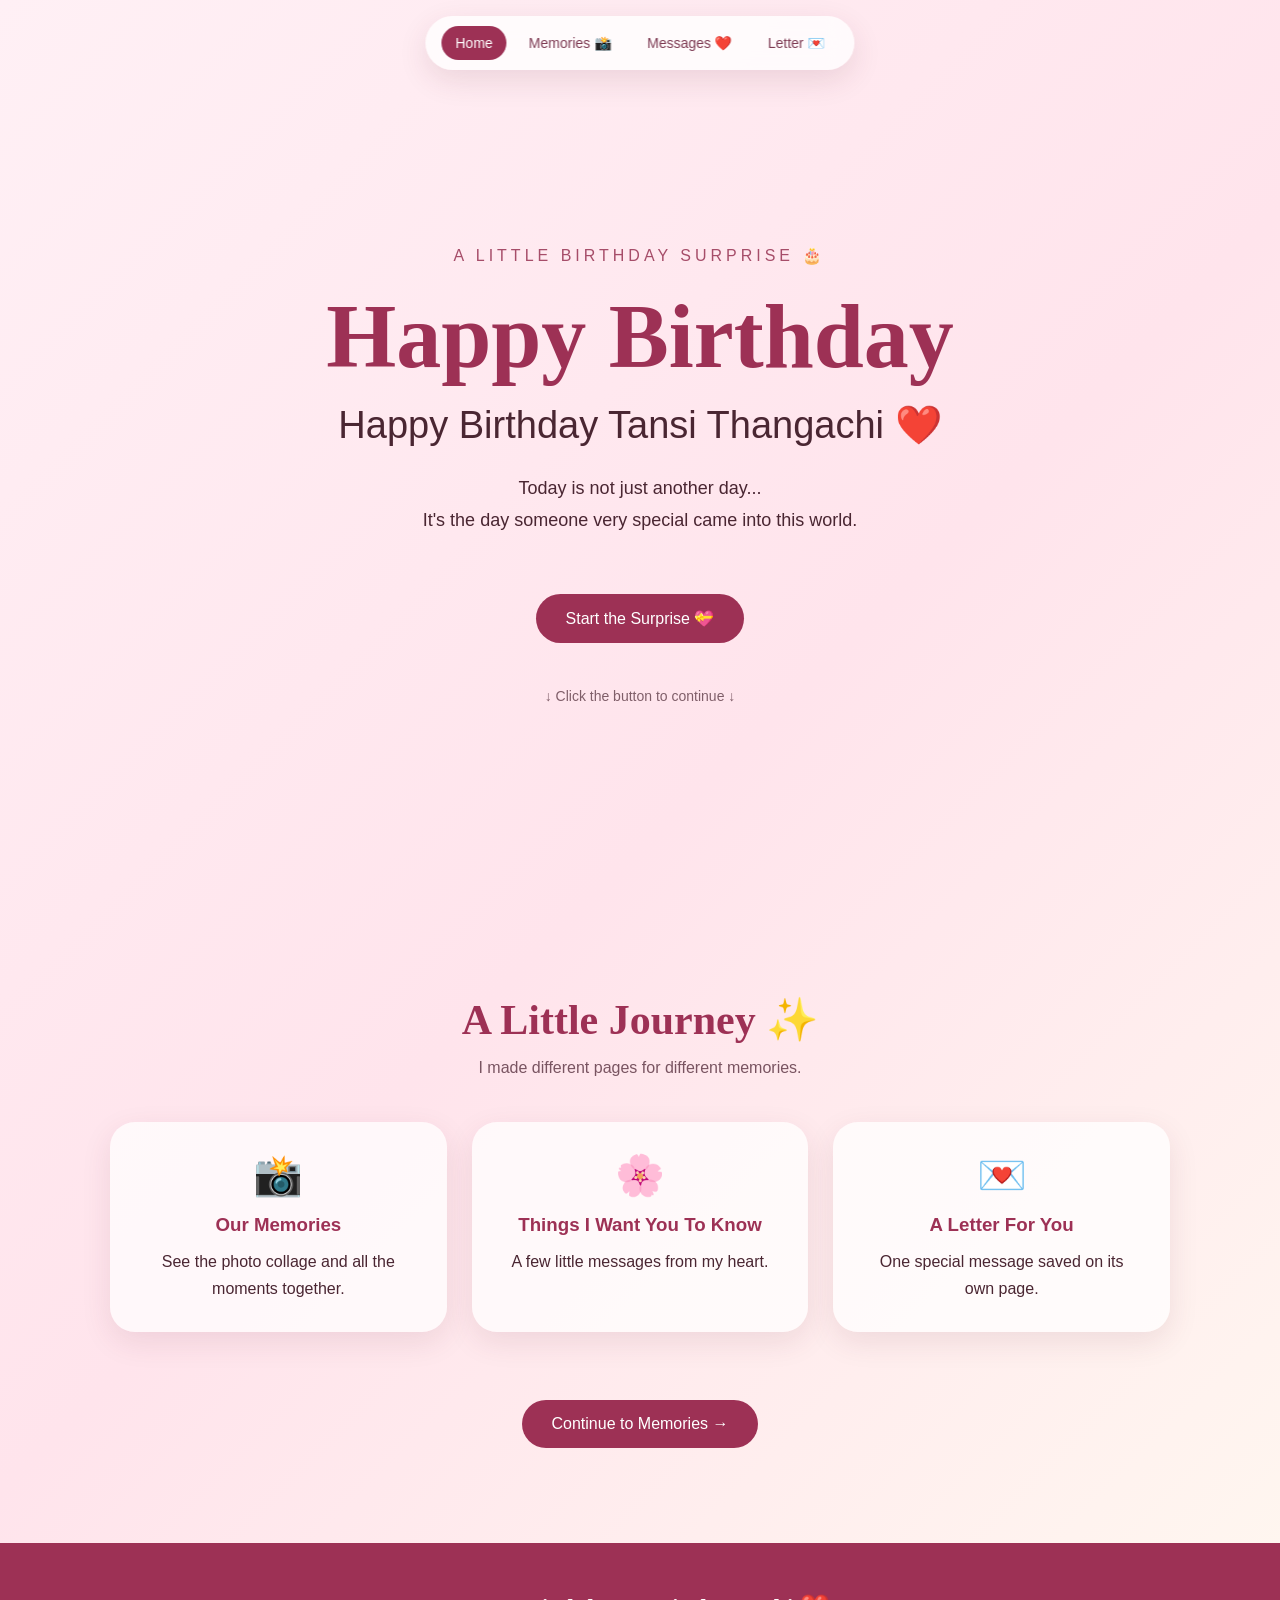
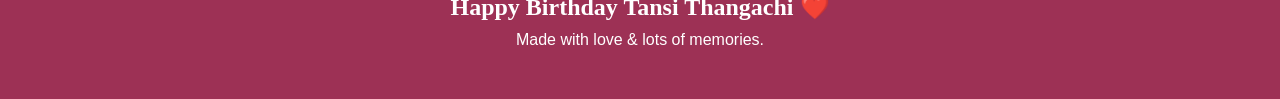
<file: index.html>
<!DOCTYPE html>
<html lang="en">

<head>
    <meta charset="UTF-8">
    <meta name="viewport" content="width=device-width, initial-scale=1.0">

    <title>Happy Birthday Tansi Thangachi ❤️</title>

    <link rel="stylesheet" href="style.css">
</head>

<body>

    <!-- Navigation -->
    <nav class="nav">
        <a class="active" href="index.html">Home</a>
        <a href="memories.html">Memories 📸</a>
        <a href="messages.html">Messages ❤️</a>
        <a href="letter.html">Letter 💌</a>
    </nav>

    <!-- Floating Hearts -->
    <div class="hearts" id="hearts"></div>

    <!-- Hero Section -->
    <div class="hero">
        <div class="hero-content">

            <div class="small-title">
                A Little Birthday Surprise 🎂
            </div>

            <h1>
                Happy Birthday
            </h1>

            <h2>
                Happy Birthday Tansi Thangachi ❤️
            </h2>

            <p>
                Today is not just another day...<br>
                It's the day someone very special came into this world.
            </p>

            <div class="page-actions hero-action">
                <a class="btn" href="memories.html">
                    Start the Surprise 💝
                </a>
            </div>

            <div class="scroll">
                ↓ Click the button to continue ↓
            </div>

        </div>
    </div>

    <!-- Journey Section -->
    <section>

        <h2 class="section-title">
            A Little Journey ✨
        </h2>

        <p class="section-subtitle">
            I made different pages for different memories.
        </p>

        <div class="messages">

            <!-- Memories -->
            <a class="card" href="memories.html">
                <div class="emoji">📸</div>

                <h3>
                    Our Memories
                </h3>

                <p>
                    See the photo collage and all the moments together.
                </p>
            </a>

            <!-- Messages -->
            <a class="card" href="messages.html">
                <div class="emoji">🌸</div>

                <h3>
                    Things I Want You To Know
                </h3>

                <p>
                    A few little messages from my heart.
                </p>
            </a>

            <!-- Letter -->
            <a class="card" href="letter.html">
                <div class="emoji">💌</div>

                <h3>
                    A Letter For You
                </h3>

                <p>
                    One special message saved on its own page.
                </p>
            </a>

        </div>

        <div class="page-actions">
            <a class="btn" href="memories.html">
                Continue to Memories →
            </a>
        </div>

    </section>

    <!-- Footer -->
    <footer>
        <h2>
            Happy Birthday Tansi Thangachi ❤️
        </h2>

        <p>
            Made with love & lots of memories.
        </p>
    </footer>

    <script src="script.js"></script>

</body>

</html>
</file>
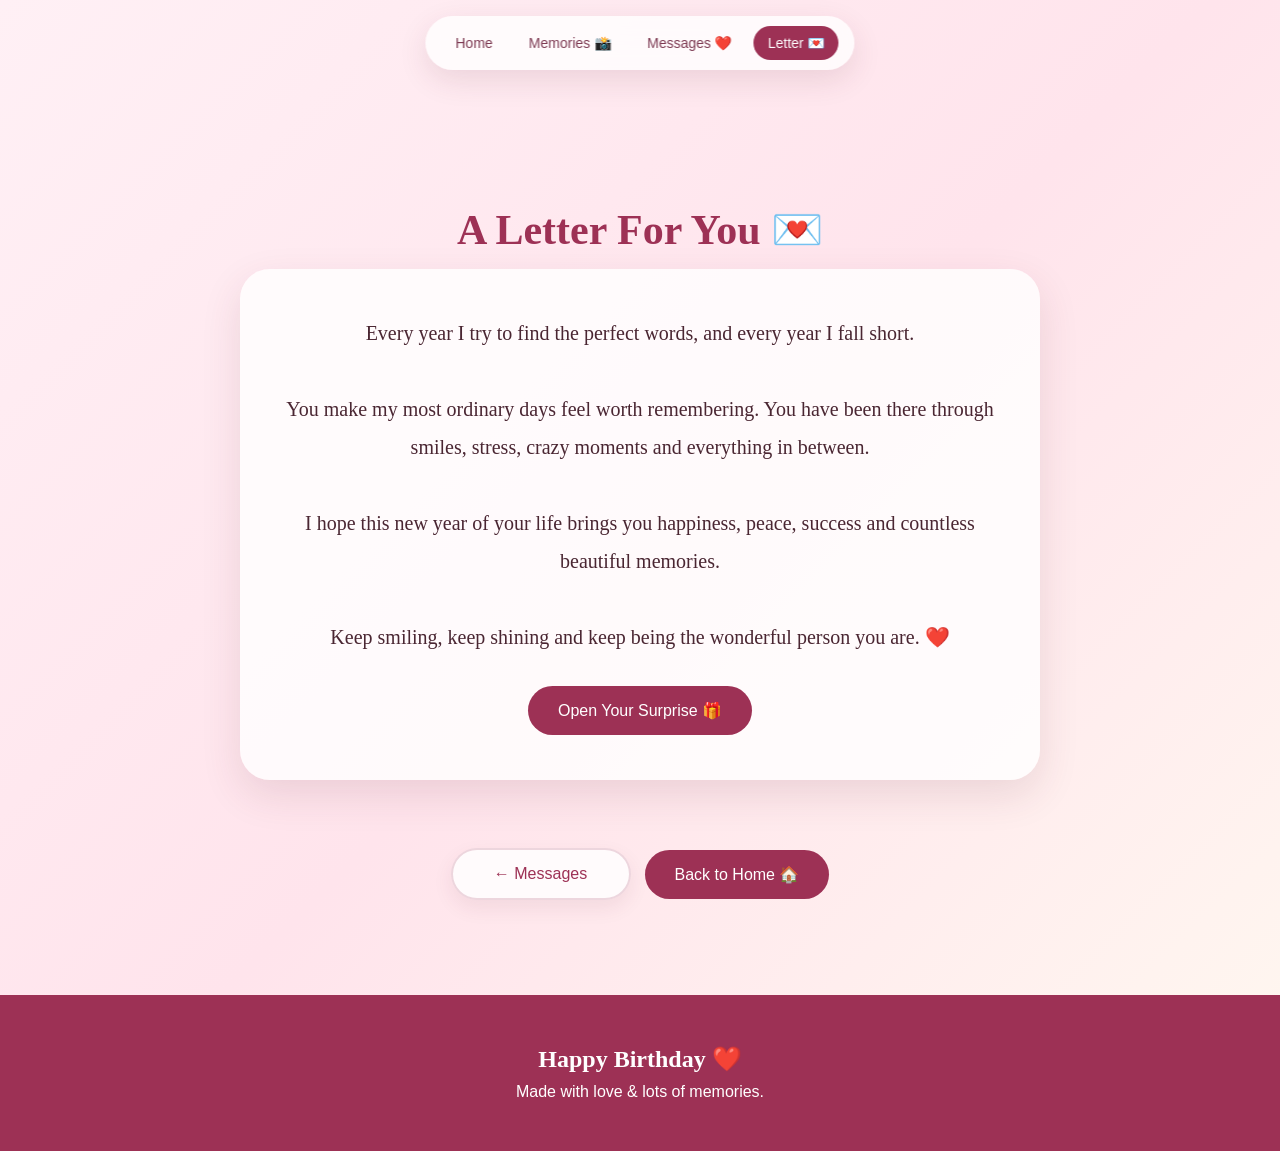
<file: letter.html>
<!DOCTYPE html><html lang="en"><head><meta charset="UTF-8"><meta name="viewport" content="width=device-width,initial-scale=1.0"><title>A Letter For You 💌</title><link rel="stylesheet" href="style.css"></head><body><nav class="nav"><a href="index.html">Home</a><a href="memories.html">Memories 📸</a><a href="messages.html">Messages ❤️</a><a class="active" href="letter.html">Letter 💌</a></nav><div class="hearts" id="hearts"></div><main class="page"><section><h2 class="section-title">A Letter For You 💌</h2><div class="letter"><p>Every year I try to find the perfect words, and every year I fall short.<br><br>You make my most ordinary days feel worth remembering. You have been there through smiles, stress, crazy moments and everything in between.<br><br>I hope this new year of your life brings you happiness, peace, success and countless beautiful memories.<br><br>Keep smiling, keep shining and keep being the wonderful person you are. ❤️</p><button class="btn" onclick="showSurprise()">Open Your Surprise 🎁</button><div id="surprise">Happy Birthday,Thangama Thangachi! ❤️🎂<br>May your smile never fade. ✨</div></div><div class="page-actions"><a class="btn secondary" href="messages.html">← Messages</a><a class="btn" href="index.html">Back to Home 🏠</a></div></section></main><footer><h2>Happy Birthday ❤️</h2><p>Made with love & lots of memories.</p></footer><script src="script.js"></script></body></html>
</file>
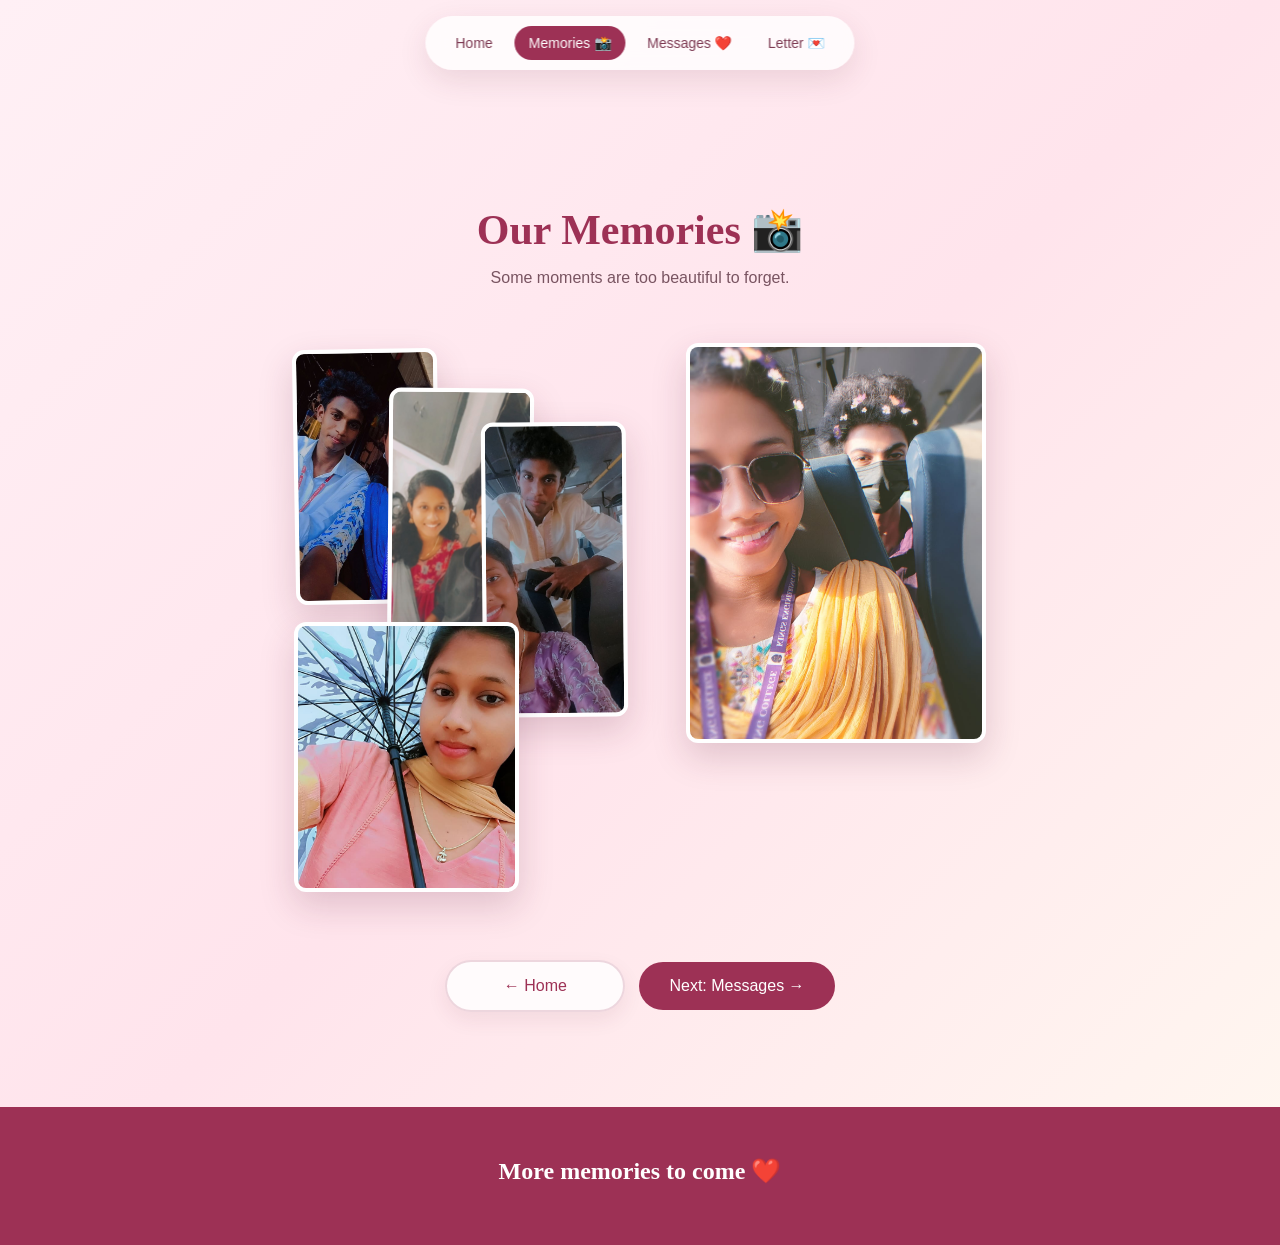
<file: memories.html>
<!DOCTYPE html><html lang="en"><head><meta charset="UTF-8"><meta name="viewport" content="width=device-width,initial-scale=1.0"><title>Our Memories 📸</title><link rel="stylesheet" href="style.css"></head><body><nav class="nav"><a href="index.html">Home</a><a class="active" href="memories.html">Memories 📸</a><a href="messages.html">Messages ❤️</a><a href="letter.html">Letter 💌</a></nav><div class="hearts" id="hearts"></div><main class="page"><section><div class="page-intro"><h2 class="section-title">Our Memories 📸</h2><p class="section-subtitle">Some moments are too beautiful to forget.</p></div><div class="gallery"><div class="photos"><img src="photos/photo1.jpg" alt="Memory 1"></div><div class="photos"><img src="photos/photo2.jpg" alt="Memory 2"></div><div class="photos"><img src="photos/photo3.jpg" alt="Memory 3"></div><div class="photos"><img src="photos/photo4.jpg" alt="Memory 4"></div><div class="photos"><img src="photos/photo5.jpg" alt="Memory 5"></div></div><div class="page-actions"><a class="btn secondary" href="index.html">← Home</a><a class="btn" href="messages.html">Next: Messages →</a></div></section></main><footer><h2>More memories to come ❤️</h2></footer><script src="script.js"></script></body></html>
</file>
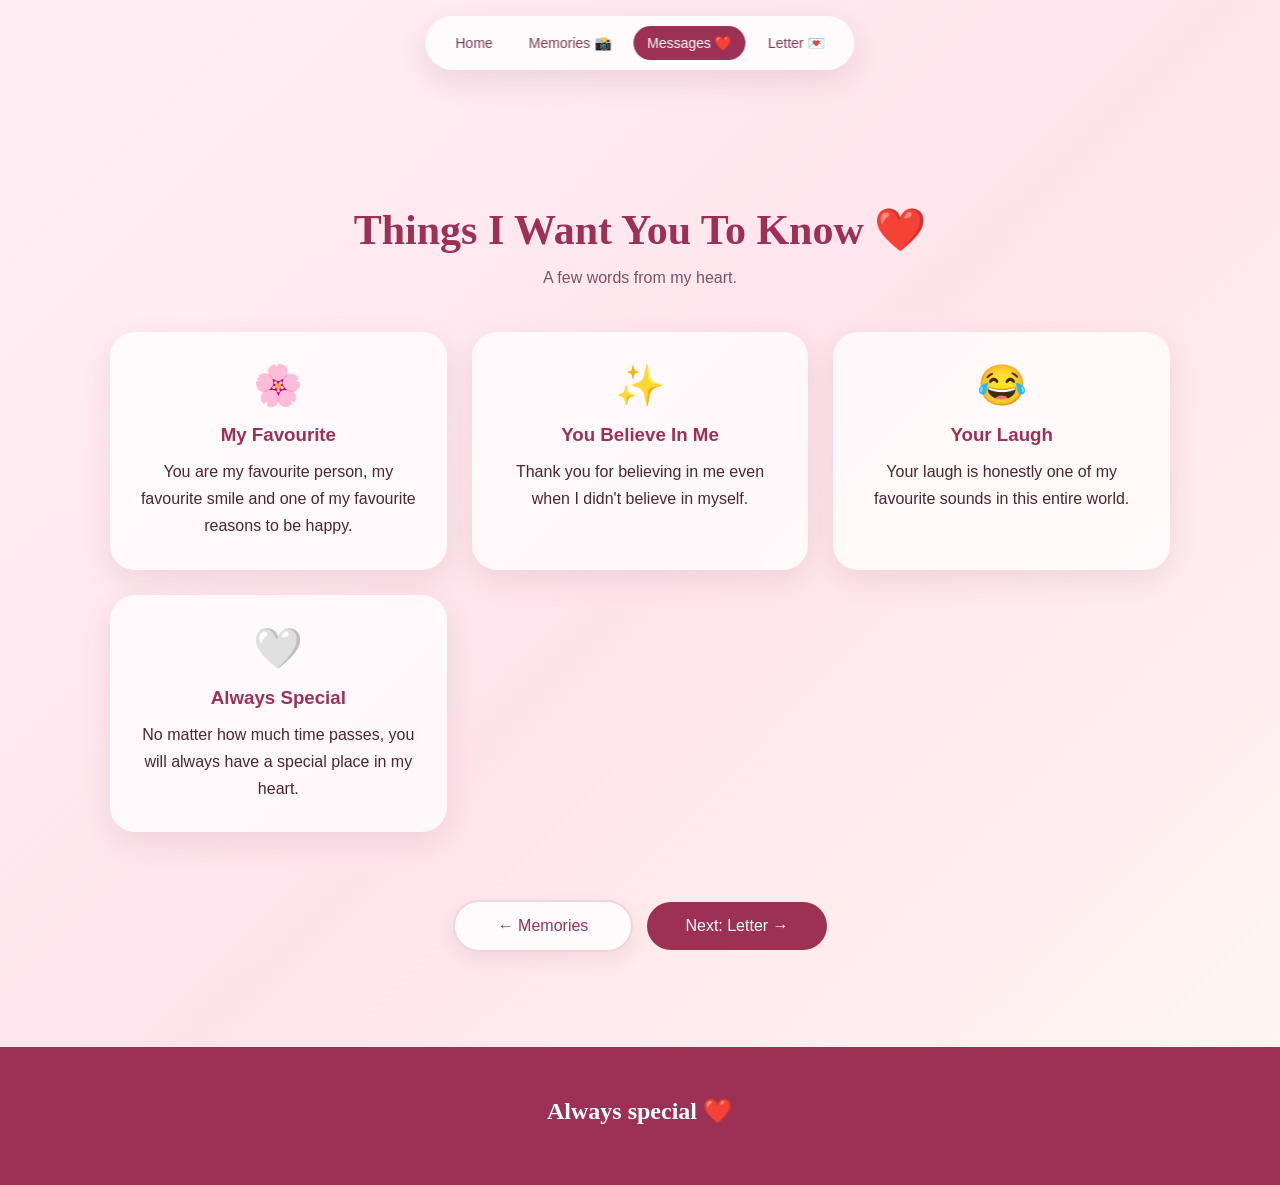
<file: messages.html>
<!DOCTYPE html><html lang="en"><head><meta charset="UTF-8"><meta name="viewport" content="width=device-width,initial-scale=1.0"><title>Messages ❤️</title><link rel="stylesheet" href="style.css"></head><body><nav class="nav"><a href="index.html">Home</a><a href="memories.html">Memories 📸</a><a class="active" href="messages.html">Messages ❤️</a><a href="letter.html">Letter 💌</a></nav><div class="hearts" id="hearts"></div><main class="page"><section><div class="page-intro"><h2 class="section-title">Things I Want You To Know ❤️</h2><p class="section-subtitle">A few words from my heart.</p></div><div class="messages"><div class="card"><div class="emoji">🌸</div><h3>My Favourite</h3><p>You are my favourite person, my favourite smile and one of my favourite reasons to be happy.</p></div><div class="card"><div class="emoji">✨</div><h3>You Believe In Me</h3><p>Thank you for believing in me even when I didn't believe in myself.</p></div><div class="card"><div class="emoji">😂</div><h3>Your Laugh</h3><p>Your laugh is honestly one of my favourite sounds in this entire world.</p></div><div class="card"><div class="emoji">🤍</div><h3>Always Special</h3><p>No matter how much time passes, you will always have a special place in my heart.</p></div></div><div class="page-actions"><a class="btn secondary" href="memories.html">← Memories</a><a class="btn" href="letter.html">Next: Letter →</a></div></section></main><footer><h2>Always special ❤️</h2></footer><script src="script.js"></script></body></html>
</file>
<file: style.css>
*{margin:0;padding:0;box-sizing:border-box}
html{scroll-behavior:smooth}
body{font-family:"Segoe UI",sans-serif;background:linear-gradient(135deg,#fff0f5,#ffe4ec,#fff8f0);color:#4a2632;overflow-x:hidden}
a{text-decoration:none;color:inherit}
.nav{position:fixed;top:16px;left:50%;transform:translateX(-50%);z-index:50;background:rgba(255,255,255,.78);backdrop-filter:blur(12px);padding:10px 16px;border-radius:50px;box-shadow:0 10px 30px rgba(100,40,60,.12);display:flex;gap:8px;flex-wrap:wrap;justify-content:center}
.nav a{padding:9px 14px;border-radius:30px;font-size:14px;color:#7d3a52;transition:.25s}
.nav a:hover,.nav a.active{background:#9d3155;color:#fff}
.hearts{position:fixed;inset:0;pointer-events:none;overflow:hidden;z-index:10}.heart{position:absolute;bottom:-50px;font-size:25px;animation:floatUp linear infinite;opacity:.75}
@keyframes floatUp{0%{transform:translateY(0) rotate(0);opacity:0}15%{opacity:.8}100%{transform:translateY(-110vh) rotate(360deg);opacity:0}}
.hero{min-height:100vh;display:flex;justify-content:center;align-items:center;text-align:center;padding:90px 25px 40px;position:relative}.hero-content{max-width:780px;animation:fadeIn 1.2s ease}.small-title{font-size:16px;letter-spacing:4px;text-transform:uppercase;color:#a64d69;margin-bottom:20px}.hero h1{font-family:Georgia,serif;font-size:clamp(50px,10vw,90px);color:#9d3155;margin-bottom:15px}.hero h2{font-size:clamp(22px,5vw,38px);font-weight:400;margin-bottom:25px}.hero p{font-size:18px;line-height:1.8}.scroll{margin-top:45px;font-size:14px;opacity:.7;animation:bounce 1.5s infinite}
section{padding:95px 20px;max-width:1100px;margin:auto}.section-title{text-align:center;font-family:Georgia,serif;font-size:42px;color:#9d3155;margin-bottom:15px}.section-subtitle{text-align:center;margin-bottom:45px;color:#795461}
.gallery{position:relative;width:min(720px,92vw);height:560px;margin:0 auto;overflow:visible}.photos{position:absolute;overflow:hidden;border-radius:12px;background:#fff;border:4px solid rgba(255,255,255,.94);box-shadow:0 14px 35px rgba(90,30,55,.18);transition:transform .4s ease,box-shadow .4s ease}.photos img{display:block;width:100%;height:100%;object-fit:cover;object-position:center}.photos:nth-child(1){left:2%;top:3%;width:145px;height:255px;transform:rotate(-1deg);z-index:2}.photos:nth-child(2){left:15%;top:10%;width:145px;height:280px;transform:rotate(.5deg);z-index:3}.photos:nth-child(3){left:28%;top:16%;width:145px;height:295px;transform:rotate(-.5deg);z-index:4}.photos:nth-child(4){right:2%;top:2%;width:300px;height:400px;z-index:6}.photos:nth-child(5){left:2%;bottom:0;width:225px;height:270px;z-index:5}.photos:hover{transform:translateY(-8px) scale(1.03) rotate(0deg);box-shadow:0 20px 45px rgba(90,30,55,.24);z-index:20}
.messages{display:grid;grid-template-columns:repeat(auto-fit,minmax(250px,1fr));gap:25px}.card{background:rgba(255,255,255,.75);padding:30px;border-radius:25px;text-align:center;box-shadow:0 10px 30px rgba(100,40,60,.1);transition:.3s}.card:hover{transform:translateY(-7px)}.emoji{font-size:40px;margin-bottom:15px}.card h3{margin-bottom:12px;color:#9d3155}.card p{line-height:1.7}
.letter{background:rgba(255,255,255,.82);padding:45px;border-radius:30px;box-shadow:0 15px 40px rgba(100,40,60,.12);max-width:800px;margin:auto;text-align:center}.letter p{font-family:Georgia,serif;font-size:20px;line-height:1.9}.btn{margin-top:30px;padding:15px 30px;border:none;border-radius:50px;background:#9d3155;color:#fff;font-size:16px;cursor:pointer;transition:.3s}.btn:hover{background:#76243e;transform:scale(1.05)}#surprise{display:none;margin-top:30px;font-family:Georgia,serif;font-size:25px;color:#9d3155}

.page-actions{display:flex;justify-content:center;align-items:center;gap:14px;flex-wrap:wrap;margin-top:38px}.page-actions .btn{display:inline-flex;align-items:center;justify-content:center;min-width:180px}.hero-action{margin-top:28px}.btn.secondary{background:rgba(255,255,255,.82);color:#9d3155;border:2px solid rgba(157,49,85,.18);box-shadow:0 8px 20px rgba(100,40,60,.08)}.btn.secondary:hover{background:#fff;color:#76243e;border-color:rgba(157,49,85,.3)}
footer{text-align:center;padding:50px 20px;background:#9d3155;color:#fff}footer h2{font-family:Georgia,serif;margin-bottom:10px}
.page{min-height:100vh;padding-top:110px}.page-intro{text-align:center;max-width:700px;margin:0 auto 40px}
@keyframes fadeIn{from{opacity:0;transform:translateY(30px)}to{opacity:1;transform:translateY(0)}}@keyframes bounce{0%,100%{transform:translateY(0)}50%{transform:translateY(10px)}}
@media(max-width:700px){
.page-actions .btn{width:100%;max-width:280px}.nav{width:94%;top:10px}.nav a{padding:7px 9px;font-size:12px}.gallery{height:430px}.photos:nth-child(1){left:0;top:0;width:88px;height:160px}.photos:nth-child(2){left:13%;top:7%;width:88px;height:175px}.photos:nth-child(3){left:26%;top:13%;width:88px;height:185px}.photos:nth-child(4){right:0;top:0;width:185px;height:250px}.photos:nth-child(5){left:4%;bottom:0;width:140px;height:175px}.letter{padding:30px 20px}.letter p{font-size:18px}.section-title{font-size:34px}}
</file>
